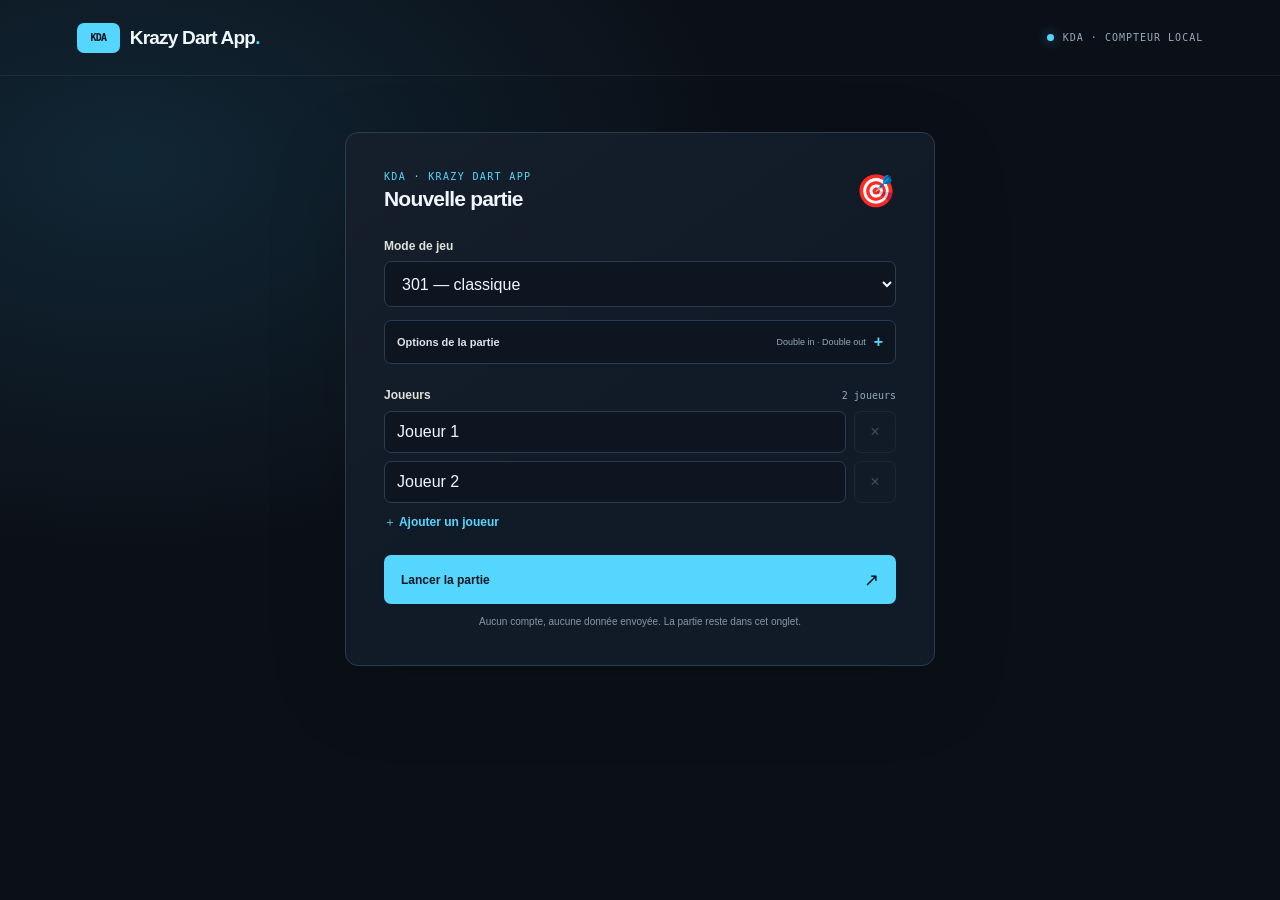
<file: index.html>
<!doctype html>
<html lang="fr">
  <head>
    <meta charset="utf-8">
    <meta name="viewport" content="width=device-width, initial-scale=1">
    <meta name="theme-color" content="#0b1018">
    <meta name="description" content="Krazy Dart App (KDA), un compteur de points aux fléchettes simple, rapide et gratuit.">
    <title>Krazy Dart App — KDA</title>
    <link rel="stylesheet" href="./app.css">
    <script src="./app.js" defer></script>
  </head>
  <body>
    <header class="topbar">
      <a class="brand" href="./" aria-label="Krazy Dart App, accueil">
        <span class="brand-mark" aria-hidden="true">KDA</span>
        <span>Krazy Dart App<span class="brand-period">.</span></span>
      </a>
      <span class="topbar-note"><span class="online-dot"></span> KDA · COMPTEUR LOCAL</span>
    </header>

    <main>
      <section id="setup-screen" class="screen setup-screen">
        <form id="setup-form" class="setup-card">
          <div class="card-heading">
            <div>
              <p class="eyebrow">KDA · KRAZY DART APP</p>
              <h2>Nouvelle partie</h2>
            </div>
            <span class="heading-dart" aria-hidden="true">🎯</span>
          </div>

          <label class="field-label" for="game-mode">Mode de jeu</label>
          <select id="game-mode" class="control" name="mode">
            <option value="301">301 — classique</option>
            <option value="101">101 — rapide</option>
          </select>

          <details class="advanced-rules">
            <summary>Options de la partie <span>Double in · Double out</span></summary>
            <div id="x01-options" class="rule-options">
              <label class="check-option"><input id="double-in" type="checkbox"> <span><strong>Double in</strong><small>La partie commence après un double.</small></span></label>
              <label class="check-option"><input id="double-out" type="checkbox" checked> <span><strong>Double out</strong><small>Terminez exactement sur un double.</small></span></label>
            </div>
            <section class="rules-summary" aria-live="polite">
              <p class="eyebrow">RÈGLES DU MODE</p>
              <p id="rules-summary-text"></p>
            </section>
          </details>

          <div class="players-heading">
            <label class="field-label" for="player-1">Joueurs</label>
            <span id="player-count" class="player-count">2 joueurs</span>
          </div>
          <div id="player-list" class="player-list"></div>
          <button id="add-player" class="text-button" type="button">＋ Ajouter un joueur</button>

          <button class="primary-button start-button" type="submit">Lancer la partie <span aria-hidden="true">↗</span></button>
          <p class="privacy-note">Aucun compte, aucune donnée envoyée. La partie reste dans cet onglet.</p>
        </form>

      </section>

      <section id="game-screen" class="screen game-screen" hidden>
        <div class="game-header">
          <div>
            <button id="back-button" class="back-button" type="button">← Nouvelle partie</button>
            <p id="game-mode-label" class="eyebrow game-eyebrow"></p>
            <h1 id="game-title">301</h1>
          </div>
          <div class="turn-indicator"><span class="online-dot"></span><span id="turn-label"></span></div>
        </div>

        <div class="game-layout">
          <section class="score-panel" aria-label="Scores">
            <div class="panel-heading">
              <div>
                <p class="eyebrow">LA PARTIE</p>
                <h2 id="score-heading">Scores</h2>
              </div>
              <span id="round-label" class="round-label"></span>
            </div>
            <div id="scoreboard"></div>
            <div id="winner-banner" class="winner-banner" hidden></div>
            <div id="visit-log" class="visit-log">
              <p class="eyebrow">DERNIÈRES FLÉCHETTES</p>
              <ol id="log-list"></ol>
            </div>
          </section>

          <section class="throw-panel" aria-label="Saisie d'une fléchette">
            <div class="throw-panel-heading">
              <div>
                <p class="eyebrow">À VOUS DE JOUER</p>
                <h2 id="active-player-name"></h2>
              </div>
              <span id="darts-left" class="darts-left"></span>
            </div>

            <section class="active-turn-summary" aria-label="Score et volée en cours">
              <div class="active-score">
                <span class="eyebrow">SCORE RESTANT</span>
                <strong id="active-player-score"></strong>
              </div>
              <div class="current-visit">
                <span class="field-label">Volée en cours</span>
                <div id="current-visit-darts" class="current-visit-darts"></div>
              </div>
            </section>

            <section class="compact-scoreboard" aria-label="Scores et dernières volées des autres joueurs">
              <div class="compact-scoreboard-heading"><span>LES AUTRES JOUEURS</span><span>DERNIÈRE VOLÉE · SCORE</span></div>
              <div id="compact-player-list" class="compact-player-list"></div>
            </section>

            <div class="dart-entry">
              <span class="field-label">Multiplicateur</span>
              <div id="multiplier-buttons" class="multiplier-buttons" role="group" aria-label="Choisir le multiplicateur">
                <button class="multiplier-button active" type="button" data-multiplier="1" aria-pressed="true">Simple</button>
                <button class="multiplier-button" type="button" data-multiplier="2" aria-pressed="false">Double</button>
                <button class="multiplier-button" type="button" data-multiplier="3" aria-pressed="false">Triple</button>
              </div>
              <p id="dart-entry-help" class="input-help">Choisissez un multiplicateur puis une cible. Bull 25 et Bull 50 gardent leur valeur.</p>
              <span class="field-label target-label">Cible</span>
              <div id="dart-buttons" class="dart-buttons" role="group" aria-label="Choisir une cible de fléchette"></div>
            </div>
            <div class="throw-actions">
              <button id="undo-button" class="secondary-button" type="button">↶ Annuler le lancer</button>
              <button id="end-turn-button" class="secondary-button" type="button">Terminer la volée</button>
            </div>
            <button id="share-button" class="primary-button share-button" type="button" hidden>Partager le résultat <span aria-hidden="true">↗</span></button>
            <p id="share-help" class="privacy-note share-help" hidden>Image PNG : partage direct si disponible, sinon téléchargement.</p>
            <p id="game-message" class="game-message" role="status" aria-live="polite"></p>
          </section>
        </div>
        <p class="footer-note">KDA — KRAZY DART APP</p>
      </section>
    </main>
  </body>
</html>
</file>
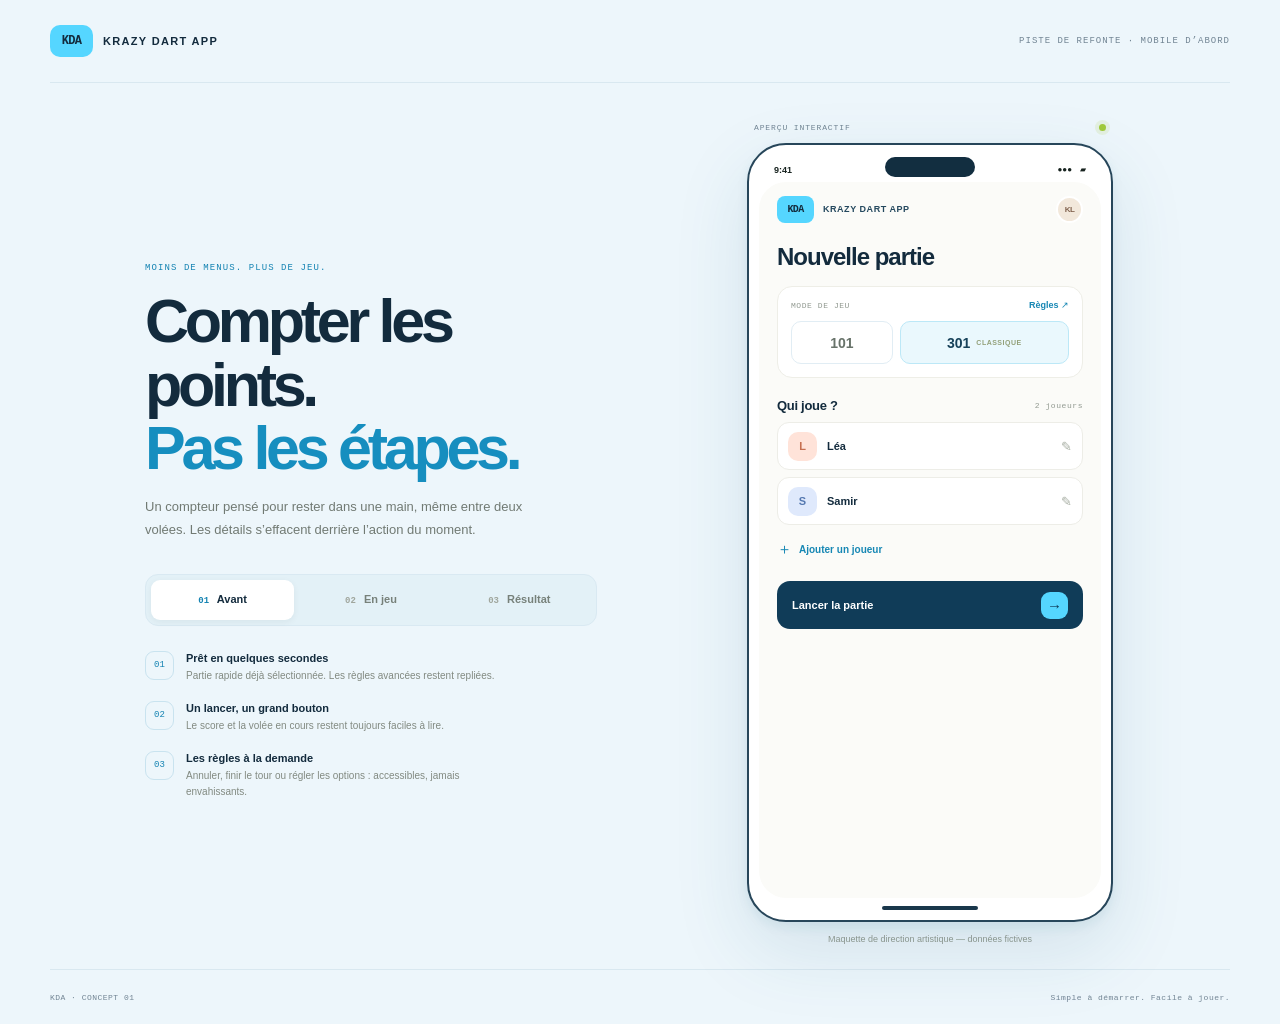
<file: preview-mobile.html>
<!doctype html>
<html lang="fr">
  <head>
    <meta charset="utf-8">
    <meta name="viewport" content="width=device-width, initial-scale=1">
    <meta name="theme-color" content="#edf7fc">
    <meta name="description" content="Maquette mobile Krazy Dart App : une partie de fléchettes, sans friction.">
    <title>KDA — aperçu mobile</title>
    <link rel="stylesheet" href="./preview-mobile.css">
    <script src="./preview-mobile.js" defer></script>
  </head>
  <body>
    <main class="proposal">
      <header class="proposal-header">
        <a class="wordmark" href="./" aria-label="Krazy Dart App, retour à l’application"><span class="wordmark-mark">KDA</span> KRAZY DART APP</a>
        <span class="proposal-tag">PISTE DE REFONTE · MOBILE D’ABORD</span>
      </header>

      <section class="showcase" aria-labelledby="proposal-title">
        <div class="pitch">
          <p class="kicker">MOINS DE MENUS. PLUS DE JEU.</p>
          <h1 id="proposal-title">Compter les points.<br><span>Pas les étapes.</span></h1>
          <p class="pitch-copy">Un compteur pensé pour rester dans une main, même entre deux volées. Les détails s’effacent derrière l’action du moment.</p>

          <div class="screen-picker" role="tablist" aria-label="Aperçu des écrans">
            <button class="screen-tab active" id="tab-start" type="button" role="tab" aria-selected="true" aria-controls="phone-screen" data-screen="start"><span>01</span> Avant</button>
            <button class="screen-tab" id="tab-game" type="button" role="tab" aria-selected="false" aria-controls="phone-screen" data-screen="game"><span>02</span> En jeu</button>
            <button class="screen-tab" id="tab-result" type="button" role="tab" aria-selected="false" aria-controls="phone-screen" data-screen="result"><span>03</span> Résultat</button>
          </div>

          <ul class="principles">
            <li><span class="principle-icon">01</span><span><strong>Prêt en quelques secondes</strong><small>Partie rapide déjà sélectionnée. Les règles avancées restent repliées.</small></span></li>
            <li><span class="principle-icon">02</span><span><strong>Un lancer, un grand bouton</strong><small>Le score et la volée en cours restent toujours faciles à lire.</small></span></li>
            <li><span class="principle-icon">03</span><span><strong>Les règles à la demande</strong><small>Annuler, finir le tour ou régler les options : accessibles, jamais envahissants.</small></span></li>
          </ul>
        </div>

        <div class="device-wrap">
          <div class="device-caption"><span>APERÇU INTERACTIF</span><span class="live-dot"></span></div>
          <div class="device">
            <div class="device-island" aria-hidden="true"></div>
            <div class="phone-status"><span>9:41</span><span aria-hidden="true">●●●　▰</span></div>

            <div id="phone-screen" class="phone-screen" role="tabpanel" aria-labelledby="tab-start">
              <section class="app-view start-view" data-view="start">
                <div class="app-brand"><span class="mini-mark">KDA</span><span class="app-brand-name">KRAZY DART APP</span><span class="avatar">KL</span></div>
                <div class="welcome"><h2>Nouvelle partie</h2></div>
                <div class="setup-tile">
                  <div class="tile-topline"><span>MODE DE JEU</span><button class="tiny-link" type="button">Règles ↗</button></div>
                  <div class="mode-choice"><button class="mode-option" type="button">101</button><button class="mode-option selected" type="button">301 <span>CLASSIQUE</span></button></div>
                </div>
                <div class="players-title"><h3>Qui joue ?</h3><span>2 joueurs</span></div>
                <div class="player-input-card"><span class="player-avatar avatar-coral">L</span><span class="player-name">Léa</span><span class="edit-mark">✎</span></div>
                <div class="player-input-card"><span class="player-avatar avatar-blue">S</span><span class="player-name">Samir</span><span class="edit-mark">✎</span></div>
                <button class="add-player" type="button">＋ <span>Ajouter un joueur</span></button>
                <div class="setup-spacer"></div>
                <button class="phone-cta" type="button">Lancer la partie <span>→</span></button>
              </section>

              <section class="app-view game-view" data-view="game" hidden>
                <header class="game-top"><button class="round-icon" type="button" aria-label="Quitter la partie">←</button><div><span class="micro-label">PARTIE AMICALE · 301</span><strong>Tour 4</strong></div><button class="round-icon more-button" type="button" aria-label="Plus d’options">···</button></header>
                <div class="turn-card"><div class="turn-copy"><span class="micro-label">À TOI DE JOUER</span><h2>Léa <span>✦</span></h2></div><div class="darts-left"><b>0</b><span>/ 3<br>fléchettes</span></div><div class="turn-score"><span>TON SCORE</span><strong>174</strong></div></div>
                <div class="last-throws"><span>VOLÉE EN COURS</span><div class="throw-chips"><i>–</i><i>–</i><i>–</i><b>0 pts</b></div></div>
                <section class="opponents" aria-label="Scores et dernières volées des autres joueurs">
                  <div class="opponents-heading">AUTRES JOUEURS <span>DERNIÈRE VOLÉE · SCORE</span></div>
                  <div class="opponent-row"><span class="opponent-name"><i class="opponent-avatar avatar-blue">S</i>Samir</span><span class="opponent-visit"><b>T20 · 13 · 5</b><small>78 pts</small></span><strong class="opponent-score">228</strong></div>
                  <div class="opponent-row"><span class="opponent-name"><i class="opponent-avatar avatar-violet">N</i>Nina</span><span class="opponent-visit"><b>T20 · 20 · 0</b><small>80 pts</small></span><strong class="opponent-score">116</strong></div>
                </section>
                <div class="score-entry">
                  <div class="entry-heading"><h3>Ta fléchette</h3><span>Touche ta cible</span></div>
                  <div class="multiplier-row" role="group" aria-label="Multiplicateur">
                    <button class="multiplier-chip active" type="button">Simple</button><button class="multiplier-chip" type="button">×2</button><button class="multiplier-chip" type="button">×3</button>
                  </div>
                  <div class="target-grid" role="group" aria-label="Exemple de grille de cibles">
                    <button type="button">20</button><button type="button">19</button><button type="button">18</button><button type="button">17</button>
                    <button type="button">16</button><button type="button">15</button><button type="button">14</button><button type="button">13</button>
                    <button type="button">12</button><button type="button">11</button><button type="button">10</button><button type="button">9</button>
                    <button type="button">8</button><button type="button">7</button><button type="button">6</button><button type="button">5</button>
                    <button type="button">4</button><button type="button">3</button><button type="button">2</button><button type="button">1</button>
                  </div>
                  <div class="special-targets"><button type="button">Raté <b>0</b></button><button type="button">Bull <b>25</b></button><button type="button">Bull <b>50</b></button></div>
                </div>
                <div class="score-footer"><button type="button">↶ Annuler</button><button type="button">Fin du tour</button></div>
              </section>

              <section class="app-view result-view" data-view="result" hidden>
                <div class="app-brand"><span class="mini-mark">KDA</span><span class="app-brand-name">KRAZY DART APP</span><span class="avatar">KL</span></div>
                <div class="win-mark" aria-hidden="true">✓</div>
                <p class="micro-label result-kicker">BELLE PARTIE !</p>
                <h2>Léa a visé<br><span>juste.</span></h2>
                <p class="result-subtitle">La victoire se joue sur le dernier double.</p>
                <div class="winner-card"><div><span class="player-avatar avatar-coral">L</span><span><strong>Léa</strong><small>VICTORIEUSE</small></span></div><span class="winner-crown">✦</span></div>
                <div class="final-scores"><div><span>Samir</span><strong>32</strong><small>meilleure volée · 100</small></div><div><span>Léa</span><strong class="winner-score">0</strong><small>meilleure volée · 140</small></div></div>
                <div class="stats-row"><div><strong>18</strong><span>volées</span></div><div><strong>42</strong><span>fléchettes</span></div><div><strong>140</strong><span>meilleure</span></div></div>
                <div class="result-actions"><button class="phone-cta" type="button">Rejouer <span>→</span></button><button class="share-cta" type="button">Partager le résultat　↗</button></div>
                <p class="bottom-note">La partie reste privée sur cet appareil.</p>
              </section>
            </div>
            <div class="home-indicator" aria-hidden="true"></div>
          </div>
          <p class="device-footnote">Maquette de direction artistique — données fictives</p>
        </div>
      </section>
      <footer class="proposal-footer"><span>KDA · CONCEPT 01</span><span>Simple à démarrer. Facile à jouer.</span></footer>
    </main>
  </body>
</html>
</file>
<file: app.css>
:root {
  color-scheme: dark;
  --background: #0b1018;
  --surface: #111b27;
  --surface-raised: #1b2a39;
  --border: #293c50;
  --text: #eff7ff;
  --muted: #95a9bb;
  --cyan: #55d6ff;
  --cyan-dark: #09212b;
  --orange: #ff966d;
  font-family: "Manrope", "Segoe UI", sans-serif;
  font-synthesis: none;
}

* { box-sizing: border-box; }

body {
  min-width: 320px;
  min-height: 100vh;
  margin: 0;
  background:
    radial-gradient(ellipse at 10% 18%, rgb(51 173 220 / 14%), transparent 38rem),
    var(--background);
  color: var(--text);
}

button, input, select { font: inherit; }
button { cursor: pointer; }
[hidden] { display: none !important; }

.topbar {
  height: 76px;
  padding: 0 clamp(22px, 6vw, 88px);
  display: flex;
  align-items: center;
  justify-content: space-between;
  border-bottom: 1px solid rgb(255 255 255 / 6%);
}

.brand {
  display: inline-flex;
  align-items: center;
  gap: 10px;
  color: var(--text);
  font-size: 19px;
  font-weight: 800;
  letter-spacing: -.8px;
  text-decoration: none;
}

.brand-mark {
  width: 43px;
  height: 30px;
  display: grid;
  place-items: center;
  border-radius: 50%;
  border-radius: 7px;
  background: var(--cyan);
  color: var(--background);
  font-family: "DM Mono", Consolas, monospace;
  font-size: 10px;
  font-weight: 800;
  letter-spacing: -.8px;
}

.brand-period { color: var(--cyan); }
.topbar-note, .eyebrow, .round-label, .player-count, .darts-left, .footer-note {
  font-family: "DM Mono", Consolas, monospace;
}

.topbar-note {
  display: flex;
  align-items: center;
  gap: 9px;
  color: var(--muted);
  font-size: 10px;
  letter-spacing: 1px;
}

.online-dot {
  width: 7px;
  height: 7px;
  display: inline-block;
  flex: 0 0 auto;
  border-radius: 50%;
  background: var(--cyan);
  box-shadow: 0 0 12px rgb(85 214 255 / 50%);
}

.screen { width: min(1080px, calc(100% - 40px)); margin: 0 auto; }
.setup-screen { width: min(590px, calc(100% - 40px)); padding: 56px 0 60px; }

.intro { max-width: 550px; margin: 0 0 38px 4px; }
.eyebrow {
  margin: 0 0 11px;
  color: var(--cyan);
  font-size: 10px;
  letter-spacing: 1.35px;
}

h1, h2, p { margin-top: 0; }
.intro h1 {
  margin-bottom: 16px;
  font-size: clamp(42px, 7vw, 76px);
  line-height: .99;
  letter-spacing: -5px;
}

.intro h1 span { color: var(--cyan); }
.intro-copy { max-width: 420px; margin-bottom: 0; color: var(--muted); font-size: 14px; line-height: 1.8; }

.setup-card {
  width: 100%;
  padding: clamp(22px, 5vw, 38px);
  border: 1px solid var(--border);
  border-radius: 13px;
  background: linear-gradient(145deg, rgb(255 255 255 / 2%), transparent 52%), var(--surface);
  box-shadow: 0 24px 80px rgb(0 0 0 / 15%);
}

.card-heading, .players-heading, .panel-heading, .throw-panel-heading, .game-header {
  display: flex;
  align-items: center;
  justify-content: space-between;
}

.card-heading { margin-bottom: 28px; }
.card-heading .eyebrow, .panel-heading .eyebrow, .throw-panel-heading .eyebrow { margin-bottom: 5px; }
h2 { margin-bottom: 0; font-size: 21px; letter-spacing: -.8px; }
.heading-dart { color: var(--cyan); font-size: 32px; transform: rotate(-20deg); }
.field-label { display: block; margin-bottom: 8px; color: #dce3d8; font-size: 12px; font-weight: 700; }

.control {
  width: 100%;
  min-height: 46px;
  padding: 0 13px;
  border: 1px solid var(--border);
  border-radius: 7px;
  outline: 0;
  background: #0d1620;
  color: var(--text);
}

.control:focus, .player-input:focus { border-color: var(--cyan); box-shadow: 0 0 0 3px rgb(85 214 255 / 12%); }
.rule-options { display: grid; grid-template-columns: 1fr 1fr; gap: 10px; margin: 13px 0 26px; }
.check-option { min-height: 59px; display: flex; align-items: flex-start; gap: 9px; padding: 11px; border: 1px solid var(--border); border-radius: 7px; cursor: pointer; }
.check-option input { margin: 3px 0 0; accent-color: var(--cyan); }
.check-option strong, .check-option small { display: block; }
.check-option strong { font-size: 11px; }
.check-option small { margin-top: 3px; color: var(--muted); font-size: 10px; line-height: 1.45; }
.rules-summary { margin: 0 0 25px; padding: 14px; border: 1px solid var(--border); border-radius: 7px; background: rgb(85 214 255 / 4%); }
.rules-summary .eyebrow { margin-bottom: 6px; font-size: 9px; }
.rules-summary p:last-child { margin-bottom: 0; color: #b5c6d5; font-size: 11px; line-height: 1.7; }
.players-heading { margin: 0 0 9px; }
.players-heading .field-label { margin: 0; }
.player-count { color: var(--muted); font-size: 10px; }
.player-list { display: grid; gap: 8px; }
.player-row { display: flex; gap: 8px; }
.player-input { min-width: 0; flex: 1; height: 42px; padding: 0 12px; border: 1px solid var(--border); border-radius: 7px; outline: 0; background: #0d1620; color: var(--text); }
.remove-player { width: 42px; border: 1px solid var(--border); border-radius: 7px; background: transparent; color: var(--muted); }
.remove-player:hover:not(:disabled) { border-color: var(--orange); color: var(--orange); }
.remove-player:disabled { cursor: not-allowed; opacity: .35; }
.text-button { margin: 11px 0 24px; padding: 0; border: 0; background: none; color: var(--cyan); font-size: 12px; font-weight: 700; }
.primary-button { min-height: 49px; padding: 0 17px; border: 0; border-radius: 7px; background: var(--cyan); color: #071720; font-size: 12px; font-weight: 800; transition: transform .15s, background .15s; }
.primary-button:hover { transform: translateY(-1px); background: #8be5ff; }
.start-button { width: 100%; display: flex; align-items: center; justify-content: space-between; }
.start-button span { font-size: 18px; }
.privacy-note { margin: 12px 0 0; color: #8598a9; font-size: 10px; text-align: center; }
.advanced-rules { margin: 13px 0 24px; border: 1px solid var(--border); border-radius: 7px; background: #0d1620; }
.advanced-rules summary { min-height: 42px; display: flex; align-items: center; justify-content: space-between; gap: 8px; padding: 0 12px; color: #dce3e8; cursor: pointer; font-size: 11px; font-weight: 700; list-style: none; }
.advanced-rules summary::-webkit-details-marker { display: none; }
.advanced-rules summary::after { content: "+"; color: var(--cyan); font-size: 16px; }
.advanced-rules[open] summary::after { content: "−"; }
.advanced-rules summary span { margin-left: auto; color: var(--muted); font-size: 9px; font-weight: 400; }
.advanced-rules .rule-options { margin: 0; padding: 0 10px 10px; }
.advanced-rules .rules-summary { margin: 0 10px 10px; }

.game-screen { padding: 42px 0 30px; }
.game-header { margin-bottom: 24px; }
.back-button { margin-bottom: 24px; padding: 0; border: 0; background: none; color: var(--muted); font-size: 11px; }
.back-button:hover { color: var(--cyan); }
.game-eyebrow { margin-bottom: 5px; }
.game-header h1 { margin: 0; font-size: 34px; letter-spacing: -1.5px; }
.turn-indicator { display: inline-flex; align-items: center; gap: 9px; padding: 10px 12px; border: 1px solid var(--border); border-radius: 30px; color: var(--muted); font-size: 10px; }
.game-layout { display: grid; grid-template-columns: minmax(0, 1.15fr) minmax(300px, .85fr); align-items: start; gap: 18px; }
.score-panel, .throw-panel { padding: 23px; border: 1px solid var(--border); border-radius: 12px; background: var(--surface); }
.panel-heading, .throw-panel-heading { margin-bottom: 19px; }
.panel-heading h2 { font-size: 19px; }
.round-label { color: var(--muted); font-size: 10px; }
.player-scores { display: grid; gap: 9px; }
.player-score-card { display: flex; align-items: center; justify-content: space-between; padding: 15px 16px; border: 1px solid var(--border); border-radius: 8px; background: #0e1823; }
.player-score-card.active { border-color: rgb(85 214 255 / 55%); background: linear-gradient(110deg, rgb(85 214 255 / 9%), transparent 65%), #0e1823; }
.active-turn-summary, .compact-scoreboard { display: none; }
.score-player-name { display: flex; align-items: center; gap: 8px; font-size: 12px; font-weight: 700; }
.score-value { font-family: "DM Mono", Consolas, monospace; font-size: 30px; letter-spacing: -1.5px; }
.score-sub { margin-top: 4px; color: var(--muted); font-size: 9px; }
.last-visit { display: flex; flex-wrap: wrap; align-items: center; gap: 5px; margin-top: 7px; font-size: 9px; }
.last-visit-label { color: var(--muted); }
.last-visit-darts { display: inline-flex; flex-wrap: wrap; gap: 4px; }
.last-visit-dart { padding: 3px 5px; border: 1px solid rgb(85 214 255 / 25%); border-radius: 4px; background: rgb(85 214 255 / 8%); color: var(--cyan); font-family: "DM Mono", Consolas, monospace; }
.last-visit-total, .last-visit-empty { color: var(--text); }
.visit-log { margin-top: 25px; padding-top: 17px; border-top: 1px solid var(--border); }
.visit-log .eyebrow { margin-bottom: 10px; color: var(--muted); font-size: 9px; }
.visit-log ol { display: grid; gap: 8px; margin: 0; padding: 0; list-style: none; }
.visit-log li { display: flex; justify-content: space-between; gap: 10px; color: var(--muted); font-size: 10px; }
.visit-log li strong { color: var(--text); font-family: "DM Mono", Consolas, monospace; font-weight: 400; }
.empty-log { color: #748071; font-size: 10px; }

.throw-panel { position: sticky; top: 18px; }
.throw-panel-heading { align-items: flex-start; margin-bottom: 15px; }
.throw-panel-heading h2 { max-width: 220px; overflow-wrap: anywhere; font-size: 20px; }
.darts-left { padding: 6px 8px; border: 1px solid var(--border); border-radius: 5px; color: var(--cyan); font-size: 10px; white-space: nowrap; }
.dart-entry { display: grid; gap: 9px; }
.dart-entry .field-label { margin-bottom: 0; }
.input-help { margin: -2px 0 4px; color: var(--muted); font-size: 10px; line-height: 1.5; }
.multiplier-buttons { display: grid; grid-template-columns: repeat(3, 1fr); gap: 7px; }
.multiplier-button { min-height: 40px; border: 1px solid var(--border); border-radius: 6px; background: #0d1620; color: #bdc7b8; font-size: 11px; font-weight: 700; }
.multiplier-button:hover { border-color: var(--cyan); color: var(--text); }
.multiplier-button.active { border-color: var(--cyan); background: rgb(85 214 255 / 13%); color: var(--cyan); box-shadow: inset 0 0 0 1px rgb(85 214 255 / 15%); }
.target-label { margin-top: 4px; }
.dart-buttons { display: grid; grid-template-columns: repeat(7, minmax(0, 1fr)); gap: 6px; }
.dart-button { min-width: 0; min-height: 42px; padding: 3px; border: 1px solid var(--border); border-radius: 6px; background: #0d1620; color: var(--text); font-family: "DM Mono", Consolas, monospace; font-size: 14px; font-weight: 500; transition: border-color .12s, background .12s, transform .12s; }
.dart-button:hover:not(:disabled) { transform: translateY(-1px); border-color: var(--cyan); background: rgb(85 214 255 / 9%); }
.dart-button.miss-button { color: var(--muted); }
.dart-button.bull-button { grid-column: span 2; color: var(--cyan); font-family: "Manrope", "Segoe UI", sans-serif; font-size: 11px; font-weight: 700; }
.dart-button:disabled { cursor: not-allowed; opacity: .4; }
.share-button { width: 100%; display: flex; align-items: center; justify-content: space-between; margin-top: 12px; }
.share-button span { font-size: 18px; }
.share-help { margin-top: 8px; }
.throw-actions { display: grid; grid-template-columns: 1fr 1fr; gap: 8px; margin-top: 9px; }
.secondary-button { min-height: 40px; padding: 6px; border: 1px solid var(--border); border-radius: 6px; background: transparent; color: #bdc7b8; font-size: 10px; }
.secondary-button:hover:not(:disabled) { border-color: #7d8b78; color: var(--text); }
.secondary-button:disabled { cursor: not-allowed; opacity: .4; }
.game-message { min-height: 17px; margin: 12px 0 0; color: var(--cyan); font-size: 10px; line-height: 1.5; }
.game-message.warning { color: var(--orange); }
.winner-banner { margin-top: 12px; padding: 14px; border: 1px solid rgb(85 214 255 / 35%); border-radius: 8px; background: rgb(85 214 255 / 9%); color: var(--cyan); font-size: 13px; font-weight: 800; text-align: center; }
.footer-note { margin: 27px 0 0; color: #71869a; font-size: 9px; letter-spacing: 1.2px; text-align: center; }

@media (max-width: 720px) {
  .topbar { height: 64px; padding: 0 20px; }
  .setup-screen { width: min(100% - 36px, 520px); padding: 30px 0 36px; }
  .game-screen { padding-top: 20px; }
  .game-header { margin-bottom: 14px; }
  .game-layout { grid-template-columns: 1fr; gap: 12px; }
  .throw-panel { position: static; grid-row: 1; }
  .dart-buttons { grid-template-columns: repeat(5, minmax(0, 1fr)); }
  .dart-button { min-height: 44px; }
  .active-turn-summary { display: grid; grid-template-columns: minmax(0, 1fr) auto; align-items: center; gap: 14px; margin: 0 0 12px; padding: 12px 14px; border: 1px solid rgb(85 214 255 / 28%); border-radius: 9px; background: linear-gradient(110deg, rgb(85 214 255 / 10%), transparent 80%), #0d1620; }
  .active-score { display: grid; gap: 3px; }
  .active-score .eyebrow { margin: 0; color: var(--muted); font-size: 8px; }
  .active-score strong { font-family: "DM Mono", Consolas, monospace; font-size: 34px; letter-spacing: -2px; line-height: 1; }
  .current-visit { min-width: 120px; }
  .current-visit .field-label { margin: 0 0 5px; color: var(--muted); font-size: 9px; }
  .current-visit-darts { display: flex; align-items: center; gap: 4px; }
  .current-visit-dart { min-width: 27px; padding: 4px 5px; border: 1px solid rgb(85 214 255 / 20%); border-radius: 4px; background: rgb(85 214 255 / 6%); color: var(--cyan); font-family: "DM Mono", Consolas, monospace; font-size: 9px; text-align: center; }
  .current-visit-total { margin-left: 2px; color: var(--text); font-size: 9px; white-space: nowrap; }
  .compact-scoreboard { display: block; margin: 0 0 13px; }
  .compact-scoreboard-heading { display: flex; justify-content: space-between; gap: 8px; margin: 0 1px 6px; color: var(--muted); font-family: "DM Mono", Consolas, monospace; font-size: 8px; letter-spacing: .5px; }
  .compact-scoreboard-heading span:last-child { color: #71869a; font-size: 7px; text-align: right; }
  .compact-player-list { display: grid; grid-template-columns: repeat(2, minmax(0, 1fr)); gap: 5px; }
  .compact-player-card { min-width: 0; padding: 6px 8px; border: 1px solid var(--border); border-radius: 6px; background: #0d1620; }
  .compact-player-heading { display: flex; align-items: center; justify-content: space-between; gap: 5px; }
  .compact-player-name { min-width: 0; overflow: hidden; color: #c8d5df; font-size: 9px; font-weight: 700; text-overflow: ellipsis; white-space: nowrap; }
  .compact-player-score { flex: 0 0 auto; color: var(--text); font-family: "DM Mono", Consolas, monospace; font-size: 13px; }
  .compact-last-visit { display: block; overflow: hidden; margin-top: 3px; color: var(--muted); font-family: "DM Mono", Consolas, monospace; font-size: 7px; text-overflow: ellipsis; white-space: nowrap; }
  .score-panel .panel-heading { display: none; }
  .score-panel #scoreboard { display: none; }
  .score-panel { padding: 16px; }
}

@media (max-width: 420px) {
  .screen { width: min(100% - 28px, 1080px); }
  .setup-screen { width: calc(100% - 28px); padding-top: 18px; }
  .topbar { padding: 0 14px; }
  .topbar-note { font-size: 8px; }
  .setup-card { padding: 19px; }
  .score-panel, .throw-panel { padding: 15px; }
  .rule-options { grid-template-columns: 1fr; }
  .game-header { align-items: flex-end; }
  .turn-indicator { padding: 8px; font-size: 9px; }
  .score-value { font-size: 26px; }
  .dart-entry { gap: 7px; }
  .dart-buttons { gap: 5px; }
  .dart-button { min-height: 44px; }
  .throw-panel-heading { margin-bottom: 11px; }
  .throw-panel-heading h2 { font-size: 18px; }
  .input-help { font-size: 9px; }
}
</file>
<file: preview-mobile.css>
:root {
  color-scheme: light;
  --paper: #edf6fb;
  --ink: #132b3d;
  --muted: #718493;
  --green: #55d6ff;
  --dark-green: #103c58;
  --line: #e1edf4;
  font-family: "Manrope", "Segoe UI", sans-serif;
  font-synthesis: none;
}

* { box-sizing: border-box; }
body { min-width: 320px; min-height: 100vh; margin: 0; background: var(--paper); color: var(--ink); }
button { font: inherit; cursor: pointer; }
button:focus-visible, a:focus-visible { outline: 3px solid #87ae31; outline-offset: 3px; }

.proposal { width: min(1180px, calc(100% - 64px)); margin: auto; }
.proposal-header, .proposal-footer { display: flex; align-items: center; justify-content: space-between; }
.proposal-header { height: 83px; border-bottom: 1px solid #e3e2d9; }
.wordmark { display: inline-flex; align-items: center; gap: 10px; color: var(--ink); font-size: 11px; font-weight: 800; letter-spacing: .12em; text-decoration: none; }
.wordmark-mark, .mini-mark { display: grid; place-items: center; background: var(--green); color: var(--ink); font-weight: 800; }
.wordmark-mark { width: 43px; height: 32px; border-radius: 10px; font-family: "DM Mono", Consolas, monospace; font-size: 12px; letter-spacing: -.7px; }
.proposal-tag, .device-caption, .proposal-footer { color: var(--muted); font-family: "DM Mono", Consolas, monospace; font-size: 9px; letter-spacing: .11em; }

.showcase { display: grid; grid-template-columns: minmax(360px, 1fr) 410px; align-items: center; gap: clamp(55px, 10vw, 140px); max-width: 990px; margin: 40px auto 25px; }
.pitch { padding: 10px 0 14px; }
.kicker, .micro-label { margin: 0; color: #849049; font-family: "DM Mono", Consolas, monospace; font-size: 9px; font-weight: 500; letter-spacing: .12em; }
.pitch h1 { margin: 17px 0 14px; font-size: clamp(40px, 5vw, 61px); line-height: 1.04; letter-spacing: -.07em; }
.pitch h1 span { color: #91ad47; }
.pitch-copy { max-width: 405px; margin: 0; color: #717a73; font-size: 13px; line-height: 1.8; }
.screen-picker { display: grid; grid-template-columns: repeat(3, 1fr); gap: 5px; margin: 32px 0 25px; padding: 5px; border: 1px solid #e6e5dc; border-radius: 13px; background: #eeede6; }
.screen-tab { min-height: 40px; border: 0; border-radius: 9px; background: transparent; color: #77817a; font-size: 11px; font-weight: 700; }
.screen-tab span { margin-right: 5px; color: #a0a69d; font-family: "DM Mono", Consolas, monospace; font-size: 9px; }
.screen-tab.active { background: white; color: var(--ink); box-shadow: 0 2px 7px #17231f0e; }
.screen-tab.active span { color: #91ad47; }
.principles { display: grid; gap: 17px; margin: 0; padding: 0; list-style: none; }
.principles li { display: flex; align-items: flex-start; gap: 12px; }
.principle-icon { display: grid; width: 29px; height: 29px; flex: 0 0 29px; place-items: center; border: 1px solid #dcdfce; border-radius: 9px; color: #80903d; font-family: "DM Mono", Consolas, monospace; font-size: 9px; }
.principles strong, .principles small { display: block; }
.principles strong { margin: 1px 0 4px; font-size: 11px; }
.principles small { max-width: 320px; color: #828a81; font-size: 10px; line-height: 1.6; }

.device-wrap { width: 100%; max-width: 366px; justify-self: center; }
.device-caption { display: flex; align-items: center; justify-content: space-between; margin: 0 7px 11px; font-size: 8px; }
.live-dot { width: 7px; height: 7px; border-radius: 50%; background: #a0ca3a; box-shadow: 0 0 0 4px #a0ca3a24; }
.device { position: relative; width: 100%; padding: 12px 10px 10px; overflow: hidden; border: 2px solid #303b34; border-radius: 39px; background: #fff; box-shadow: 0 28px 75px #34402c24, 0 5px 12px #34402c15; }
.device-island { position: absolute; z-index: 3; top: 12px; left: 50%; width: 90px; height: 20px; border-radius: 20px; background: #15211b; transform: translateX(-50%); }
.phone-status { position: relative; z-index: 2; height: 25px; display: flex; align-items: center; justify-content: space-between; padding: 0 15px; color: #17231f; font-size: 9px; font-weight: 800; }
.phone-status span:last-child { font-size: 8px; }
.phone-screen { height: 716px; overflow: hidden; border-radius: 27px; background: #fbfbf8; }
.app-view { position: relative; height: 100%; padding: 12px 18px 25px; overflow: hidden; }
.app-brand { display: flex; align-items: center; gap: 4px; height: 30px; font-size: 12px; font-weight: 800; letter-spacing: -.5px; }
.mini-mark { width: 37px; height: 27px; margin-right: 5px; border-radius: 8px; font-family: "DM Mono", Consolas, monospace; font-size: 10px; letter-spacing: -.7px; }
.app-brand-name { color: #24485e; font-size: 9px; font-weight: 800; letter-spacing: .06em; white-space: nowrap; }
.avatar { display: grid; width: 27px; height: 27px; margin-left: auto; place-items: center; border: 2px solid white; border-radius: 50%; background: #f2e8db; color: #82634f; font-size: 8px; }
.welcome { margin: 25px 0 16px; }
.micro-label { font-size: 8px; }
.welcome h2, .result-view h2 { margin: 8px 0 0; font-size: 29px; line-height: 1.1; letter-spacing: -1.7px; }
.welcome h2 span { font-size: 23px; }
.setup-tile { padding: 13px; border: 1px solid #eeeee7; border-radius: 15px; background: white; }
.tile-topline, .players-title { display: flex; align-items: center; justify-content: space-between; }
.tile-topline > span, .players-title > span, .turn-score > span, .last-throws > span { color: #919990; font-family: "DM Mono", Consolas, monospace; font-size: 8px; letter-spacing: .07em; }
.tiny-link { padding: 0; border: 0; background: none; color: #8a9b51; font-size: 9px; font-weight: 700; }
.mode-choice { display: grid; grid-template-columns: .75fr 1.25fr; gap: 7px; margin-top: 11px; }
.mode-option { min-height: 43px; display: flex; align-items: center; justify-content: center; gap: 6px; border: 1px solid var(--line); border-radius: 10px; background: #fff; color: #68736a; font-size: 14px; font-weight: 800; }
.mode-option.selected { border-color: #d9e9b0; background: #f5f9eb; color: #25372b; }
.mode-option span { color: #93a079; font-size: 7px; letter-spacing: .07em; }
.players-title { margin: 20px 0 9px; }
.players-title h3, .entry-heading h3 { margin: 0; font-size: 13px; letter-spacing: -.3px; }
.player-input-card { height: 48px; display: flex; align-items: center; gap: 10px; margin: 7px 0; padding: 0 10px; border: 1px solid #edede7; border-radius: 12px; background: white; }
.player-avatar { display: grid; width: 29px; height: 29px; flex: 0 0 29px; place-items: center; border-radius: 10px; font-size: 11px; font-weight: 800; }
.avatar-coral { background: #ffe3d9; color: #c66f50; }
.avatar-blue { background: #dfe9fc; color: #5478b0; }
.player-name { flex: 1; font-size: 11px; font-weight: 700; }
.edit-mark { color: #a8afa4; font-size: 13px; }
.add-player { width: 100%; display: flex; align-items: center; gap: 7px; margin-top: 11px; padding: 4px 0; border: 0; background: none; color: #829c38; text-align: left; font-size: 15px; font-weight: 600; }
.add-player span { font-size: 10px; }
.setup-spacer { height: 18px; }
.phone-cta { width: 100%; height: 48px; display: flex; align-items: center; justify-content: space-between; padding: 0 15px; border: 0; border-radius: 13px; background: var(--dark-green); color: white; font-size: 11px; font-weight: 800; }
.phone-cta span { display: grid; width: 27px; height: 27px; place-items: center; border-radius: 9px; background: var(--green); color: var(--dark-green); font-size: 15px; }
.bottom-note { margin: 10px 0 0; color: #9ba29a; text-align: center; font-size: 8px; }
.home-indicator { width: 96px; height: 4px; margin: 8px auto 0; border-radius: 5px; background: #1b251f; }

.game-view { padding: 12px 14px 18px; background: #f8f8f4; }
.game-top { height: 43px; display: flex; align-items: center; gap: 9px; }
.game-top > div { display: grid; gap: 3px; }
.game-top > div strong { font-size: 11px; }
.round-icon { width: 30px; height: 30px; border: 1px solid #edede7; border-radius: 10px; background: white; color: #465348; font-size: 15px; }
.more-button { margin-left: auto; font-weight: 800; }
.turn-card { position: relative; margin-top: 11px; padding: 13px; border: 1px solid #e7edda; border-radius: 16px; background: #f1f6e8; }
.turn-copy h2 { margin: 4px 0 0; font-size: 22px; letter-spacing: -1px; }
.turn-copy h2 span { color: #93af4c; font-size: 15px; }
.darts-left { position: absolute; top: 15px; right: 14px; display: flex; align-items: center; gap: 5px; color: #879180; font-size: 7px; line-height: 1.3; }
.darts-left b { display: grid; width: 26px; height: 26px; place-items: center; border-radius: 9px; background: white; color: #5a7332; font-family: "DM Mono", Consolas, monospace; font-size: 13px; }
.turn-score { display: flex; align-items: baseline; justify-content: space-between; margin-top: 11px; padding-top: 9px; border-top: 1px solid #e1e9d3; }
.turn-score strong { font-family: "DM Mono", Consolas, monospace; font-size: 31px; letter-spacing: -2px; line-height: 1; }
.last-throws { margin: 13px 2px 11px; }
.throw-chips { display: flex; align-items: center; gap: 5px; margin-top: 6px; }
.throw-chips i { width: 31px; height: 25px; display: grid; place-items: center; border: 1px dashed #d6d9cd; border-radius: 8px; color: #a7ada3; font-size: 9px; font-style: normal; }
.throw-chips b { margin-left: auto; color: #889183; font-family: "DM Mono", Consolas, monospace; font-size: 9px; }
.score-entry { padding: 11px; border: 1px solid #edede7; border-radius: 15px; background: white; }
.entry-heading { display: flex; align-items: baseline; justify-content: space-between; }
.entry-heading > span { color: #9ba29a; font-size: 8px; }
.multiplier-row { display: grid; grid-template-columns: repeat(3, 1fr); gap: 5px; margin: 9px 0; }
.multiplier-chip { height: 31px; border: 1px solid #ecece5; border-radius: 9px; background: #fafaf7; color: #768076; font-size: 9px; font-weight: 700; }
.multiplier-chip.active { border-color: #c9f36a; background: #eff8dc; color: #3e5421; }
.target-grid { display: grid; grid-template-columns: repeat(4, 1fr); gap: 5px; }
.target-grid button { height: 35px; border: 1px solid #eeeee9; border-radius: 9px; background: #fbfbf9; color: #26342a; font-family: "DM Mono", Consolas, monospace; font-size: 11px; font-weight: 500; }
.target-grid button:first-child { border-color: #d6e4b7; background: #f6f9ed; }
.special-targets { display: grid; grid-template-columns: repeat(3, 1fr); gap: 5px; margin-top: 7px; }
.special-targets button { height: 29px; display: flex; align-items: center; justify-content: center; gap: 4px; border: 1px solid #eeeee9; border-radius: 8px; background: #fff; color: #778177; font-size: 8px; }
.special-targets b { color: #334335; font-family: "DM Mono", Consolas, monospace; font-size: 8px; }
.score-footer { position: absolute; right: 14px; bottom: 14px; left: 14px; display: flex; align-items: center; justify-content: space-between; gap: 5px; }
.score-footer button { min-height: 32px; padding: 0 8px; border: 1px solid #e9eae3; border-radius: 9px; background: white; color: #727c72; font-size: 8px; font-weight: 700; }
.score-footer > span { color: #899187; font-size: 7px; white-space: nowrap; }
.score-footer > span b { color: #354337; }

.result-view { text-align: center; }
.win-mark { width: 52px; height: 52px; display: grid; margin: 40px auto 14px; place-items: center; border-radius: 18px; background: #eff8dc; color: #829d3a; font-size: 24px; font-weight: 700; }
.result-kicker { color: #82973e; }
.result-view h2 { margin-top: 8px; font-size: 31px; }
.result-view h2 span { color: #8da84a; }
.result-subtitle { margin: 8px 0 17px; color: #8b938a; font-size: 9px; }
.winner-card { display: flex; align-items: center; justify-content: space-between; padding: 12px; border: 1px solid #e8eddb; border-radius: 14px; background: #f5f8ed; text-align: left; }
.winner-card > div { display: flex; align-items: center; gap: 9px; }
.winner-card strong, .winner-card small { display: block; }
.winner-card strong { font-size: 10px; }
.winner-card small { margin-top: 3px; color: #839448; font-family: "DM Mono", Consolas, monospace; font-size: 7px; letter-spacing: .06em; }
.winner-crown { color: #92a84d; }
.final-scores { display: grid; grid-template-columns: 1fr 1fr; gap: 8px; margin-top: 9px; }
.final-scores > div { display: grid; gap: 4px; padding: 11px; border: 1px solid #efefe9; border-radius: 13px; background: white; text-align: left; }
.final-scores span { color: #747e75; font-size: 9px; }
.final-scores strong { font-family: "DM Mono", Consolas, monospace; font-size: 25px; letter-spacing: -1px; }
.final-scores strong.winner-score { color: #829d3a; }
.final-scores small { color: #9ba29a; font-size: 7px; }
.stats-row { display: grid; grid-template-columns: repeat(3, 1fr); margin: 11px 0 13px; padding: 11px 5px; border: 1px solid #efefe9; border-radius: 12px; background: white; }
.stats-row > div + div { border-left: 1px solid #efefe9; }
.stats-row strong, .stats-row span { display: block; }
.stats-row strong { font-family: "DM Mono", Consolas, monospace; font-size: 14px; }
.stats-row span { margin-top: 3px; color: #9ba29a; font-size: 7px; }
.result-actions { display: grid; gap: 7px; }
.result-actions .phone-cta { height: 44px; }
.share-cta { height: 39px; border: 1px solid #e9eae3; border-radius: 12px; background: white; color: #455147; font-size: 9px; font-weight: 700; }
.device-footnote { margin: 12px 0 0; color: #92998f; text-align: center; font-size: 9px; }
.proposal-footer { min-height: 55px; border-top: 1px solid #e3e2d9; font-size: 8px; letter-spacing: .06em; }

@media (max-width: 780px) {
  .proposal { width: min(100% - 36px, 480px); }
  .proposal-header { height: 66px; }
  .proposal-tag { max-width: 125px; text-align: right; font-size: 7px; line-height: 1.5; }
  .showcase { grid-template-columns: 1fr; gap: 29px; margin: 33px auto 21px; }
  .pitch { padding: 0; }
  .pitch h1 { margin-top: 13px; font-size: clamp(39px, 10vw, 54px); }
  .pitch-copy { font-size: 12px; }
  .screen-picker { margin: 20px 0 20px; }
  .principles { grid-template-columns: 1fr; gap: 12px; }
  .principles small { max-width: none; }
  .device-wrap { max-width: 366px; }
  .proposal-footer { align-items: flex-start; gap: 12px; padding: 16px 0; font-size: 7px; }
  .proposal-footer span:last-child { text-align: right; }
}

@media (max-width: 390px) {
  .proposal { width: calc(100% - 28px); }
  .device { padding-right: 7px; padding-left: 7px; border-radius: 33px; }
  .phone-screen { height: 690px; }
  .app-view { padding-right: 15px; padding-left: 15px; }
  .game-view { padding-right: 12px; padding-left: 12px; }
  .target-grid { gap: 4px; }
  .target-grid button { height: 33px; }
}

.proposal-header, .proposal-footer { border-color: #d9e8f0; }
.wordmark-mark, .mini-mark { background: var(--green); }
.kicker, .micro-label { color: #1483b2; }
.pitch h1 span { color: #168ebf; }
.screen-picker { border-color: #d9e9f2; background: #e3f1f7; }
.screen-tab.active span { color: #1483b2; }
.principle-icon { border-color: #c9e3ef; color: #1483b2; }
.device { border-color: #27465a; box-shadow: 0 28px 75px #1d638020, 0 5px 12px #1d638014; }
.device-island { background: #122e40; }
.welcome { margin: 20px 0 16px; }
.welcome h2 { margin: 0; color: var(--ink); font-size: 24px; letter-spacing: -1px; }
.tiny-link, .add-player { color: #1687b4; }
.mode-option.selected { border-color: #bce8f7; background: #eaf8fd; color: #17425a; }
.phone-cta span { background: var(--green); color: #103c58; }
.home-indicator { background: #19374b; }
.game-view { background: #f4f9fc; }
.round-icon { border-color: #deebf2; color: #315a70; }
.turn-card { display: grid; grid-template-columns: minmax(0, 1fr) auto; align-items: center; border-color: #bbdfef; background: #e8f6fc; }
.turn-copy h2 span { color: #168fbd; }
.darts-left { position: static; grid-column: 1; grid-row: 2; margin-top: 6px; }
.darts-left b { color: #126d96; }
.turn-score { grid-column: 2; grid-row: 1 / span 2; display: grid; gap: 5px; justify-items: end; margin: 0; padding: 0 0 0 12px; border: 0; }
.turn-score strong { font-size: 29px; }
.last-throws { margin: 6px 2px; }
.throw-chips { margin-top: 4px; }
.throw-chips i { height: 22px; }
.throw-chips i { border-color: #cbdfea; color: #8498a6; }
.opponents { margin: 0 0 9px; }
.opponents-heading { display: flex; justify-content: space-between; margin: 0 2px 4px; color: #8293a0; font-family: "DM Mono", Consolas, monospace; font-size: 7px; letter-spacing: .07em; }
.opponents-heading span { color: #a0adb6; font-size: 6px; }
.opponent-row { min-height: 29px; display: grid; grid-template-columns: minmax(0, 1fr) auto 37px; align-items: center; gap: 7px; padding: 2px 8px; border: 1px solid #e4edf2; border-radius: 9px; background: white; }
.opponent-row + .opponent-row { margin-top: 4px; }
.opponent-name { min-width: 0; display: flex; align-items: center; gap: 5px; color: #576b79; font-size: 8px; font-weight: 700; }
.opponent-avatar { width: 17px; height: 17px; display: grid; flex: 0 0 17px; place-items: center; border-radius: 6px; font-size: 7px; font-style: normal; }
.opponent-visit { display: flex; align-items: center; gap: 5px; white-space: nowrap; }
.opponent-visit b { color: #728593; font-family: "DM Mono", Consolas, monospace; font-size: 7px; font-weight: 500; }
.opponent-visit small { color: #98a6af; font-size: 7px; }
.opponent-score { color: #24465b; font-family: "DM Mono", Consolas, monospace; font-size: 13px; text-align: right; }
.avatar-violet { background: #eee8fa; color: #8067ae; }
.score-entry { padding: 9px; border-color: #dfebf1; }
.multiplier-row { margin: 7px 0; }
.multiplier-chip { border-color: #e2edf2; background: #f8fbfc; }
.multiplier-chip.active { border-color: #a8e1f3; background: #e3f6fc; color: #126c91; }
.target-grid button { border-color: #e4edf1; background: #f8fbfc; color: #29475a; }
.target-grid button { height: 31px; }
.target-grid button:first-child { border-color: #b9e1ef; background: #eaf7fc; }
.special-targets button { border-color: #e4edf1; color: #6f8290; }
.special-targets b { color: #21475d; }
.score-footer { right: 12px; left: 12px; }
.score-footer button { border-color: #dce8ee; color: #607786; }
.win-mark { background: #e4f6fc; color: #1688b7; }
.result-kicker, .winner-card small, .winner-crown, .final-scores strong.winner-score { color: #1688b7; }
.result-view h2 span { color: #168ebf; }
.winner-card { border-color: #cce7f2; background: #eef8fc; }
</file>
